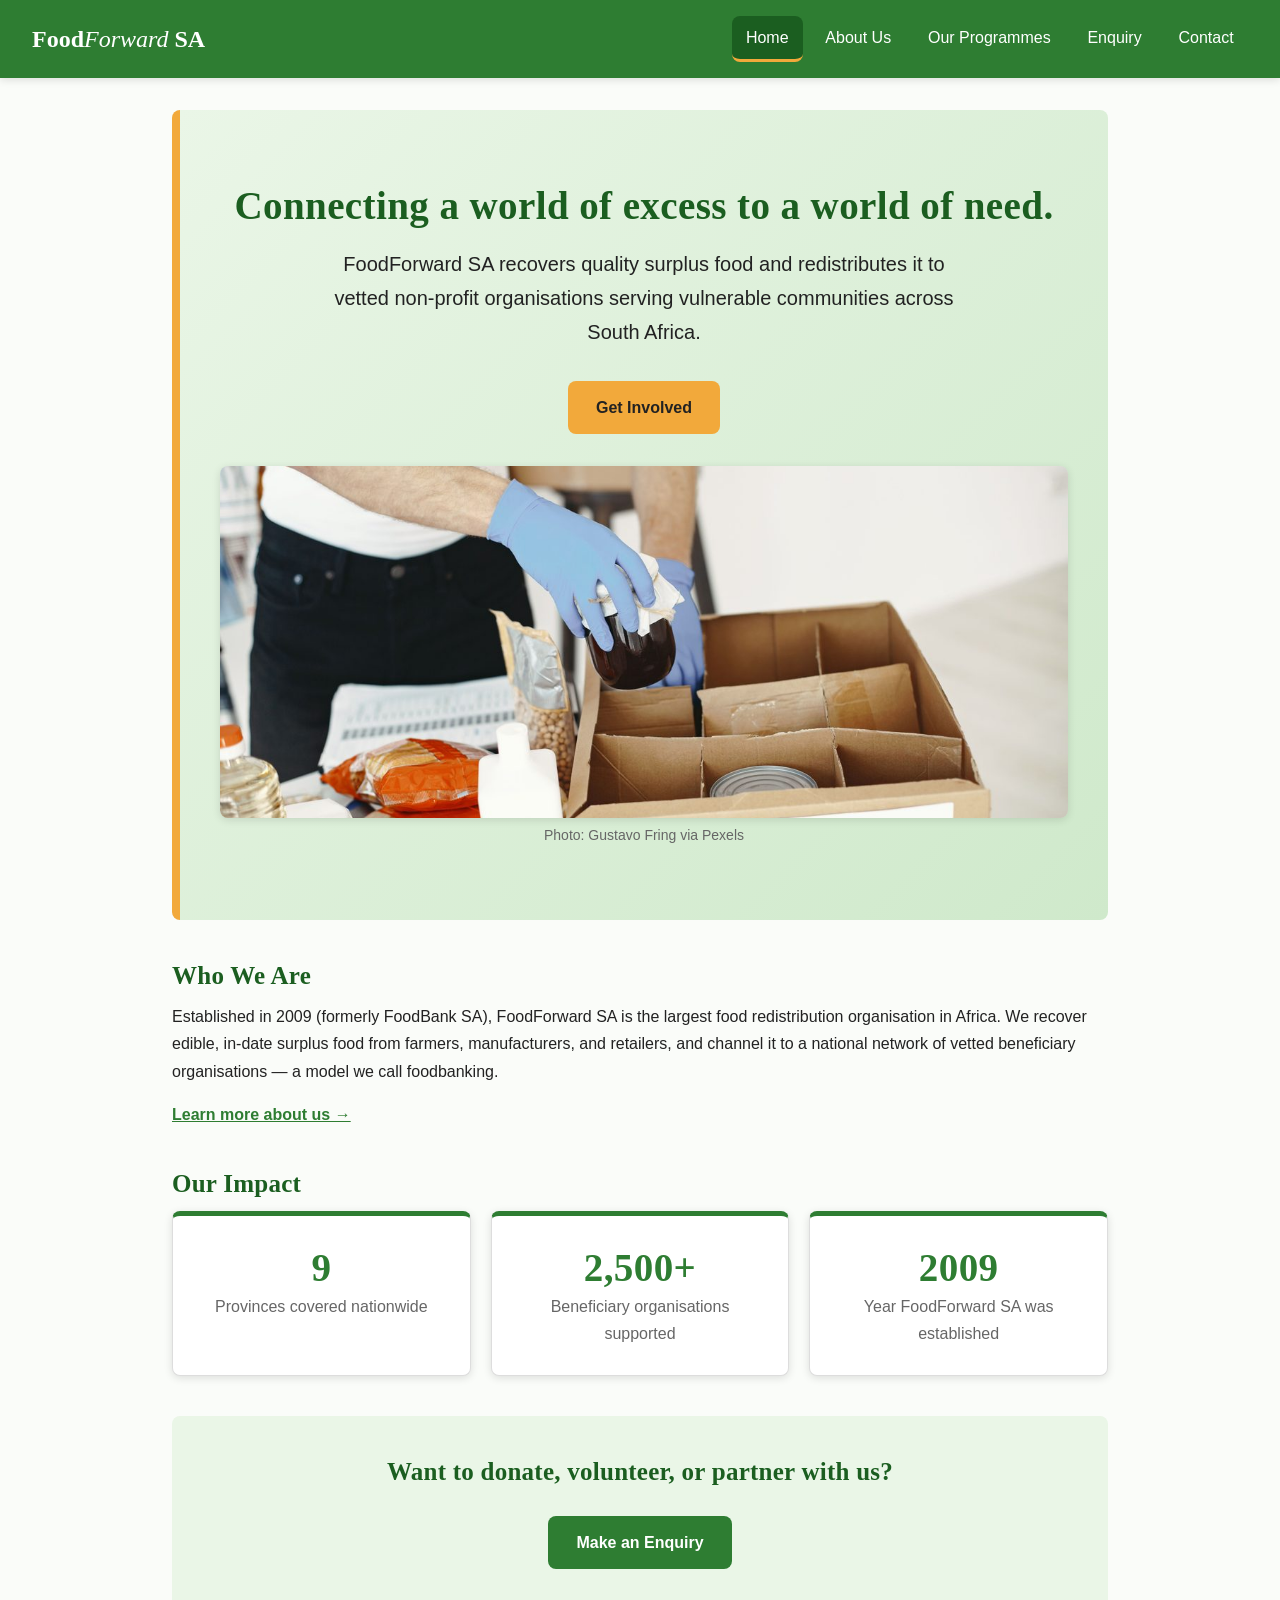
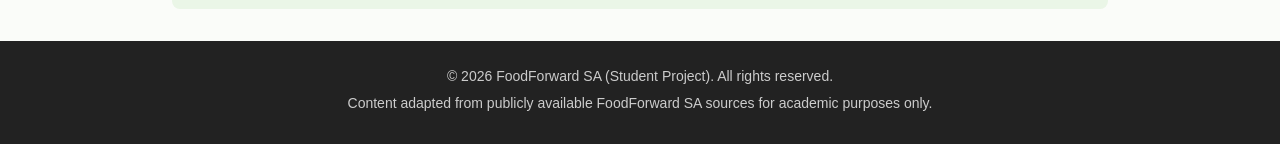
<file: index.html>
<!DOCTYPE html>
<html lang="en">
<head>
    <meta charset="UTF-8">
    <meta name="viewport" content="width=device-width, initial-scale=1.0">
    <title>FoodForward SA | Surplus Food Redistribution in South Africa</title> <!-- CHANGED -->
    <meta name="description" content="FoodForward SA recovers surplus food and redistributes it to vetted beneficiary organisations across South Africa, working towards a South Africa without hunger.">
    <meta name="keywords" content="FoodForward SA, foodbank South Africa, food redistribution, surplus food, hunger relief, food security, donate food, volunteer"> <!-- NEW -->
    <link rel="stylesheet" href="css/style.css">
</head>
<body>

    <!-- ================= HEADER ================= -->
    <!-- Logo and main navigation menu-->
    <header>
        <div class="logo">
            <a href="index.html">Food<span>Forward</span> SA</a>
        </div>
        <nav>
            <ul class="nav-links">
                <li><a href="index.html" class="active">Home</a></li>
                <li><a href="about.html">About Us</a></li>
                <li><a href="services.html">Our Programmes</a></li>
                <li><a href="enquiry.html">Enquiry</a></li>
                <li><a href="contact.html">Contact</a></li>
            </ul>
        </nav>
    </header>

    <!-- ================= MAIN CONTENT ================= -->
    <main>

        <!-- Hero section-->
        <section class="hero">
            <div class="hero-content">
                <h1>Connecting a world of excess to a world of need.</h1>
                <p>FoodForward SA recovers quality surplus food and redistributes it
                   to vetted non-profit organisations serving vulnerable communities
                   across South Africa.</p>
                <a href="enquiry.html" class="btn-primary">Get Involved</a>
            </div>

            <!-- Responsive image-->
            <figure class="hero-image">
                <img src="images/donation-box-large.jpg"
                     srcset="images/donation-box-small.jpg 600w,
                             images/donation-box-large.jpg 1200w"
                     sizes="(max-width: 600px) 100vw, 900px"
                     alt="A volunteer wearing blue gloves packing jars and groceries into a cardboard box labelled Donations"
                     width="1200" height="800">
                <figcaption>Photo: Gustavo Fring via Pexels</figcaption>
            </figure>
        </section>

        <!-- Introduction section -->
        <section class="intro">
            <h2>Who We Are</h2>
            <p>
                Established in 2009 (formerly FoodBank SA), FoodForward SA is the
                largest food redistribution organisation in Africa. We recover
                edible, in-date surplus food from farmers, manufacturers, and
                retailers, and channel it to a national network of vetted beneficiary
                organisations &mdash; a model we call foodbanking.
            </p>
            <a href="about.html">Learn more about us &rarr;</a>
        </section>

        <!-- Highlights / impact stats section -->
        <section class="highlights">
            <h2>Our Impact</h2>
            <div class="highlight-cards">
                <div class="card">
                    <h3>9</h3>
                    <p>Provinces covered nationwide</p>
                </div>
                <div class="card">
                    <h3>2,500+</h3>
                    <p>Beneficiary organisations supported</p>
                </div>
                <div class="card">
                    <h3>2009</h3>
                    <p>Year FoodForward SA was established</p>
                </div>
            </div>
        </section>

        <!-- Call to action before footer -->
        <section class="cta">
            <h2>Want to donate, volunteer, or partner with us?</h2>
            <a href="enquiry.html" class="btn-secondary">Make an Enquiry</a>
        </section>

    </main>

    <!-- ================= FOOTER ================= -->
    <footer>
        <p>&copy; 2026 FoodForward SA (Student Project). All rights reserved.</p>
        <p>Content adapted from publicly available FoodForward SA sources for academic purposes only.</p>
    </footer>

</body>
</html>
</file>
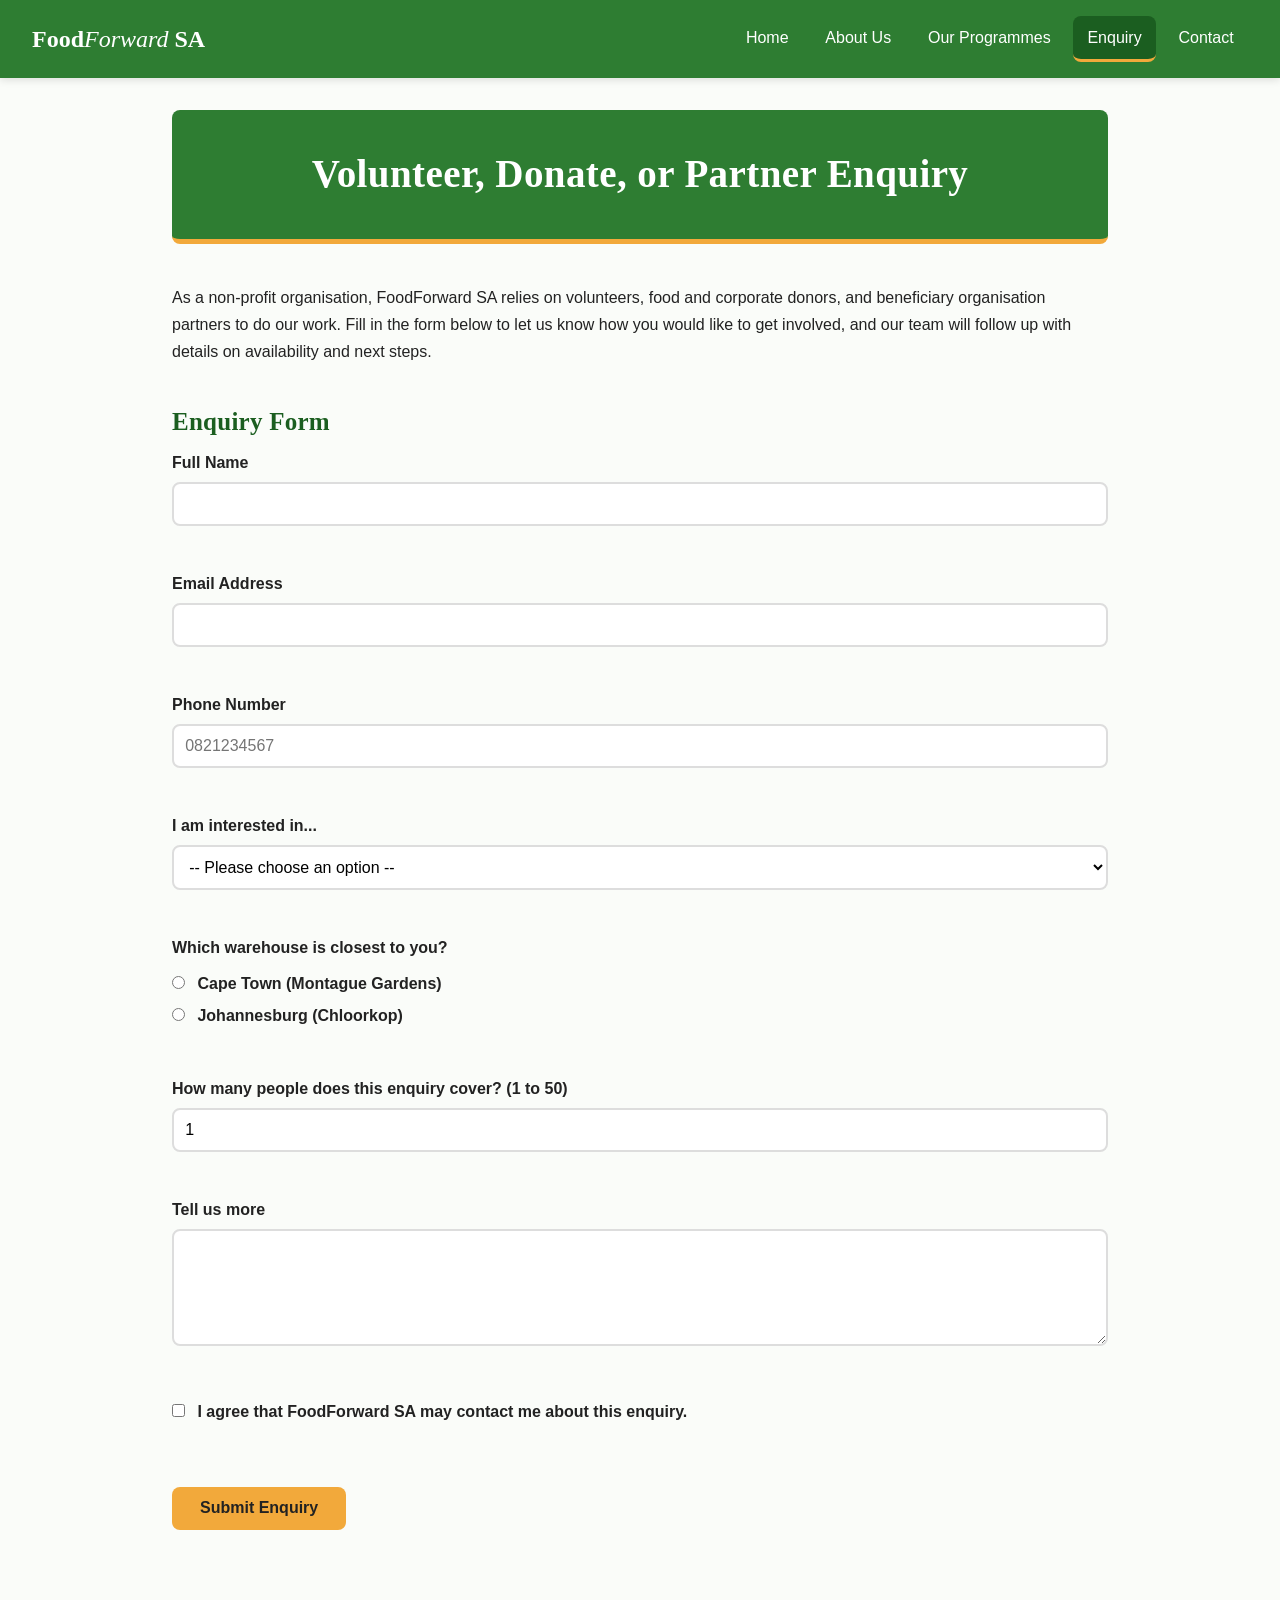
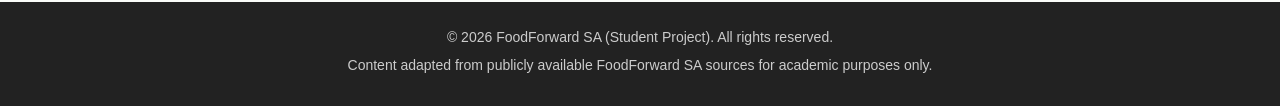
<file: enquiry.html>
<!DOCTYPE html>
<html lang="en">
<head>
    <meta charset="UTF-8">
    <meta name="viewport" content="width=device-width, initial-scale=1.0">
       <title>Volunteer, Donate or Partner | FoodForward SA Enquiry</title> <!-- CHANGED -->
    <meta name="description" content="Enquire about volunteering, donating food, or registering your organisation as a FoodForward SA beneficiary.">
    <meta name="keywords" content="volunteer South Africa, donate food, become a beneficiary organisation, corporate food donation, FoodForward SA enquiry"> <!-- NEW -->
    <link rel="stylesheet" href="css/style.css">
</head>
<body>

    <header>
        <div class="logo">
            <a href="index.html">Food<span>Forward</span> SA</a>
        </div>
        <nav>
            <ul class="nav-links">
                <li><a href="index.html">Home</a></li>
                <li><a href="about.html">About Us</a></li>
                <li><a href="services.html">Our Programmes</a></li>
                <li><a href="enquiry.html" class="active">Enquiry</a></li>
                <li><a href="contact.html">Contact</a></li>
            </ul>
        </nav>
    </header>

    <main>

        <section class="page-banner">
            <h1>Volunteer, Donate, or Partner Enquiry</h1>
        </section>

        <section class="content-block">
            <p>
                As a non-profit organisation, FoodForward SA relies on volunteers,
                food and corporate donors, and beneficiary organisation partners to
                do our work. Fill in the form below to let us know how you would
                like to get involved, and our team will follow up with details on
                availability and next steps.
            </p>
        </section>

                <!-- Enquiry form: -->
        <section class="content-block">
            <h2>Enquiry Form</h2>

            <!-- novalidate switches off the browser's own pop-ups so JavaScript messages are used -->
            <form action="#" method="post" id="enquiry-form" novalidate>

                <div class="form-group">
                    <label for="full-name">Full Name</label>
                    <input type="text" id="full-name" name="full-name" autocomplete="name">
                    <span class="error-message" id="full-name-error"></span>
                </div>

                <div class="form-group">
                    <label for="email">Email Address</label>
                    <input type="email" id="email" name="email" autocomplete="email">
                    <span class="error-message" id="email-error"></span>
                </div>

                <div class="form-group">
                    <label for="phone">Phone Number</label>
                    <input type="tel" id="phone" name="phone" placeholder="0821234567" autocomplete="tel">
                    <span class="error-message" id="phone-error"></span>
                </div>

                <div class="form-group">
                    <label for="enquiry-type">I am interested in...</label>
                    <select id="enquiry-type" name="enquiry-type">
                        <option value="">-- Please choose an option --</option>
                        <option value="volunteer">Becoming a Volunteer</option>
                        <option value="donor">Donating Food or Funds</option>
                        <option value="partner">Registering as a Beneficiary Organisation</option>
                    </select>
                    <span class="error-message" id="enquiry-type-error"></span>
                </div>

                <!-- Radio buttons-->
                <fieldset class="form-group" id="warehouse">
                    <legend>Which warehouse is closest to you?</legend>
                    <label class="radio-option">
                        <input type="radio" name="warehouse" value="cape-town"> Cape Town (Montague Gardens)
                    </label>
                    <label class="radio-option">
                        <input type="radio" name="warehouse" value="johannesburg"> Johannesburg (Chloorkop)
                    </label>
                    <span class="error-message" id="warehouse-error"></span>
                </fieldset>

                <div class="form-group">
                    <label for="group-size">How many people does this enquiry cover? (1 to 50)</label>
                    <input type="number" id="group-size" name="group-size" min="1" max="50" step="1" value="1">
                    <span class="error-message" id="group-size-error"></span>
                </div>

                <div class="form-group">
                    <label for="message">Tell us more</label>
                    <textarea id="message" name="message" rows="5" maxlength="500"></textarea>
                    <span class="error-message" id="message-error"></span>
                </div>

                <!-- Checkbox-->
                <div class="form-group">
                    <label class="checkbox-option" for="consent">
                        <input type="checkbox" id="consent" name="consent"> I agree that FoodForward SA may contact me about this enquiry.
                    </label>
                    <span class="error-message" id="consent-error"></span>
                </div>

                <button type="submit" class="btn-primary">Submit Enquiry</button>
            </form>

            <!-- The personalised response is written into box by JavaScript -->
            <div id="enquiry-response" class="form-response" tabindex="-1" aria-live="polite" hidden></div>
        </section>

    </main>

    <footer>
        <p>&copy; 2026 FoodForward SA (Student Project). All rights reserved.</p>
        <p>Content adapted from publicly available FoodForward SA sources for academic purposes only.</p>
    </footer>

      <script src="js/enquiry.js"></script> <!-- NEW -->
      
</body>
</html>
</file>
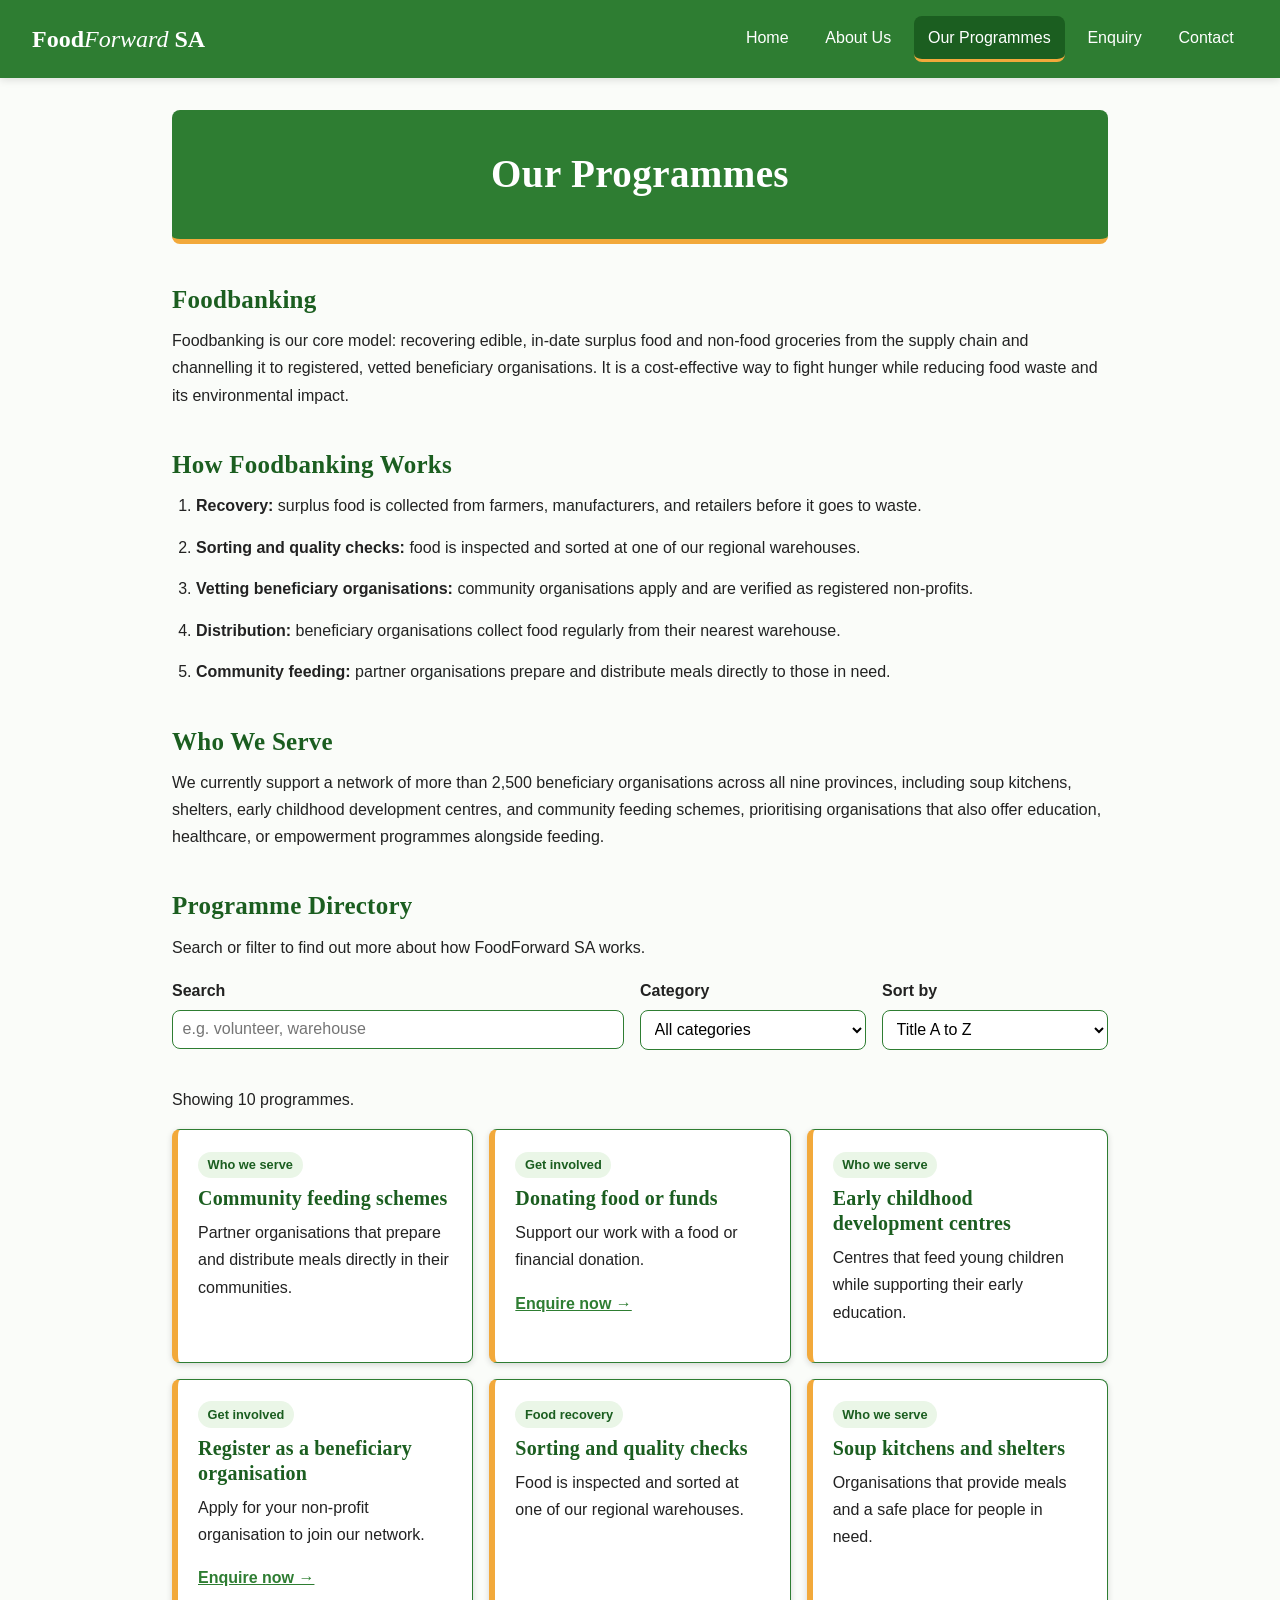
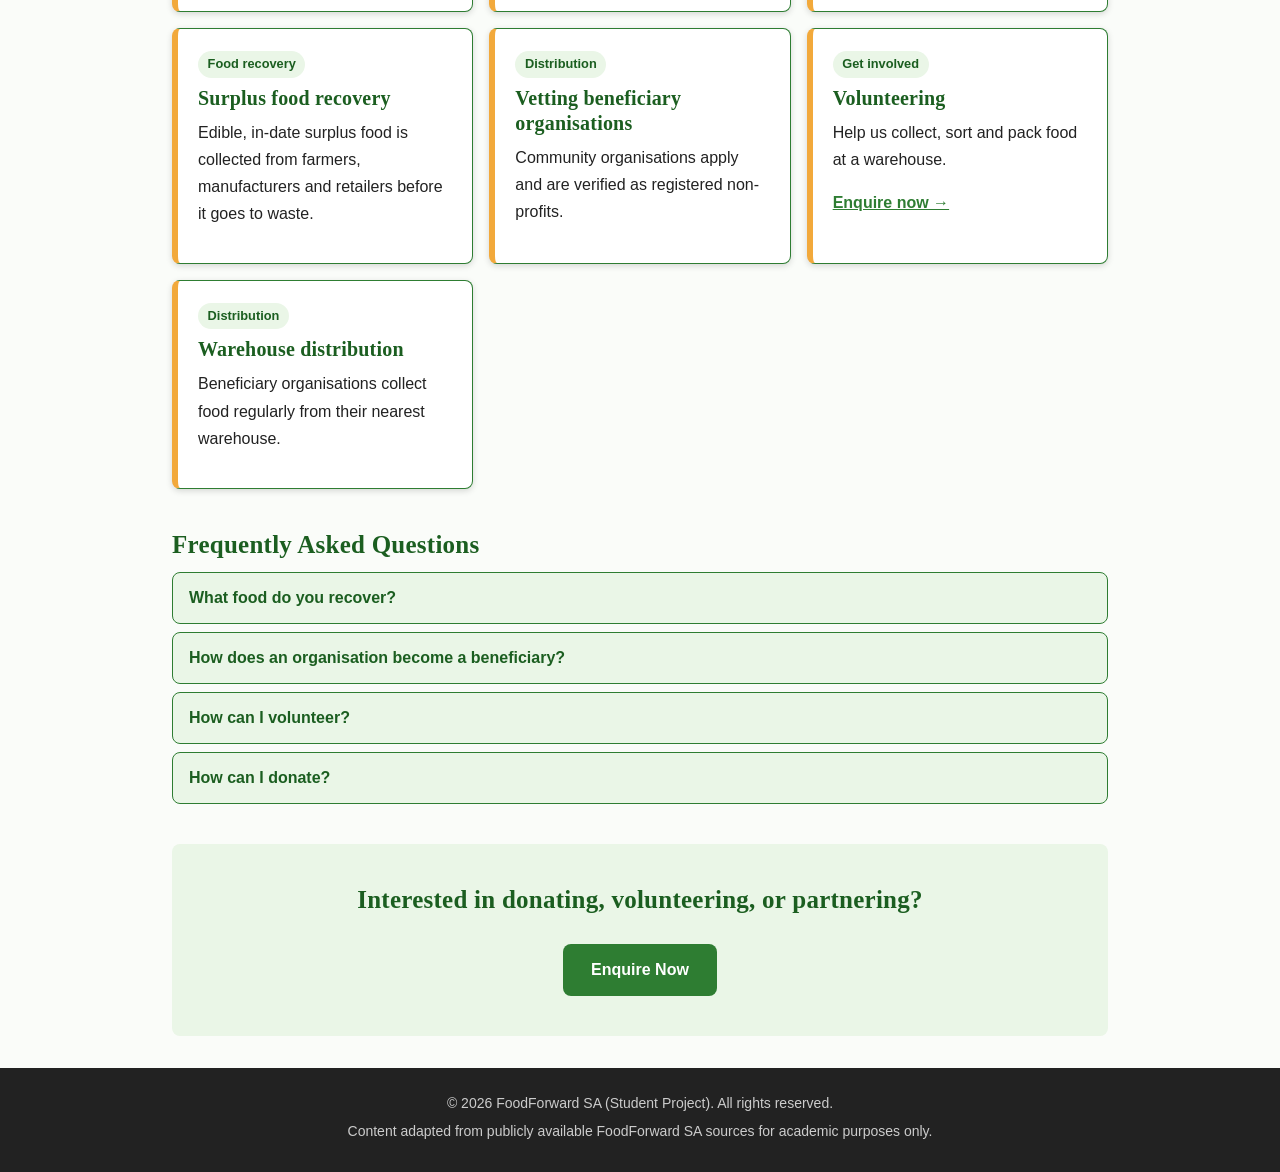
<file: services.html>
<!DOCTYPE html>
<html lang="en">
<head>
    <meta charset="UTF-8">
    <meta name="viewport" content="width=device-width, initial-scale=1.0">
       <title>Our Programmes | How FoodForward SA Foodbanking Works</title> <!-- CHANGED -->
    <meta name="description" content="Explore FoodForward SA's foodbanking model, from recovering surplus food to distributing it to beneficiary organisations nationwide.">
    <meta name="keywords" content="foodbanking programme, beneficiary organisations, surplus food recovery, food distribution, soup kitchens, South Africa"> <!-- NEW -->
    <link rel="stylesheet" href="css/style.css">
</head>
<body>

    <header>
        <div class="logo">
            <a href="index.html">Food<span>Forward</span> SA</a>
        </div>
        <nav>
            <ul class="nav-links">
                <li><a href="index.html">Home</a></li>
                <li><a href="about.html">About Us</a></li>
                <li><a href="services.html" class="active">Our Programmes</a></li>
                <li><a href="enquiry.html">Enquiry</a></li>
                <li><a href="contact.html">Contact</a></li>
            </ul>
        </nav>
    </header>

    <main>

        <section class="page-banner">
            <h1>Our Programmes</h1>
        </section>

        <section class="content-block">
            <h2>Foodbanking</h2>
            <p>
                Foodbanking is our core model: recovering edible, in-date surplus
                food and non-food groceries from the supply chain and channelling it
                to registered, vetted beneficiary organisations. It is a
                cost-effective way to fight hunger while reducing food waste and its
                environmental impact.
            </p>
        </section>

        <!-- List of programme steps, using an ordered list  -->
        <section class="content-block">
            <h2>How Foodbanking Works</h2>
            <ol class="steps-list">
                <li><strong>Recovery:</strong> surplus food is collected from farmers, manufacturers, and retailers before it goes to waste.</li>
                <li><strong>Sorting and quality checks:</strong> food is inspected and sorted at one of our regional warehouses.</li>
                <li><strong>Vetting beneficiary organisations:</strong> community organisations apply and are verified as registered non-profits.</li>
                <li><strong>Distribution:</strong> beneficiary organisations collect food regularly from their nearest warehouse.</li>
                <li><strong>Community feeding:</strong> partner organisations prepare and distribute meals directly to those in need.</li>
            </ol>
        </section>

        <!-- Who benefits-->
        <section class="content-block">
            <h2>Who We Serve</h2>
            <p>
                We currently support a network of more than 2,500 beneficiary
                organisations across all nine provinces, including soup kitchens,
                shelters, early childhood development centres, and community feeding
                schemes, prioritising organisations that also offer education,
                healthcare, or empowerment programmes alongside feeding.
            </p>
        </section>
        <!-- Programme directory-->
        <section class="content-block">
            <h2>Programme Directory</h2>
            <p>Search or filter to find out more about how FoodForward SA works.</p>

            <div class="directory-controls">
                <div class="form-group">
                    <label for="search-box">Search</label>
                    <input type="search" id="search-box" placeholder="e.g. volunteer, warehouse">
                </div>

                <div class="form-group">
                    <label for="category-filter">Category</label>
                    <select id="category-filter">
                        <option value="all">All categories</option>
                        <option value="Food recovery">Food recovery</option>
                        <option value="Distribution">Distribution</option>
                        <option value="Who we serve">Who we serve</option>
                        <option value="Get involved">Get involved</option>
                    </select>
                </div>

                <div class="form-group">
                    <label for="sort-order">Sort by</label>
                    <select id="sort-order">
                        <option value="az">Title A to Z</option>
                        <option value="za">Title Z to A</option>
                    </select>
                </div>
            </div>

            <!-- Tells the visitor how many results match -->
            <p id="result-count" aria-live="polite"></p>

            <!-- Empty on purpose-->
            <div id="directory-results" class="directory-grid"></div>
        </section>
        <!--FAQ accordion, js/accordion.js opens and closes the panels -->
        <section class="content-block">
            <h2>Frequently Asked Questions</h2>
            <div class="accordion">

                <button class="accordion-header" id="faq-btn-1" aria-expanded="false" aria-controls="faq-1">
                    What food do you recover?
                </button>
                <div class="accordion-panel" id="faq-1" role="region" aria-labelledby="faq-btn-1" hidden>
                    <p>We recover edible, in-date surplus food and non-food groceries from farmers, manufacturers and retailers.</p>
                </div>

                <button class="accordion-header" id="faq-btn-2" aria-expanded="false" aria-controls="faq-2">
                    How does an organisation become a beneficiary?
                </button>
                <div class="accordion-panel" id="faq-2" role="region" aria-labelledby="faq-btn-2" hidden>
                    <p>Community organisations apply and are verified as registered non-profits. Use our enquiry form and choose "Registering as a Beneficiary Organisation".</p>
                </div>

                <button class="accordion-header" id="faq-btn-3" aria-expanded="false" aria-controls="faq-3">
                    How can I volunteer?
                </button>
                <div class="accordion-panel" id="faq-3" role="region" aria-labelledby="faq-btn-3" hidden>
                    <p>Volunteers help us collect, sort and pack food. Submit the enquiry form and choose "Becoming a Volunteer".</p>
                </div>

                <button class="accordion-header" id="faq-btn-4" aria-expanded="false" aria-controls="faq-4">
                    How can I donate?
                </button>
                <div class="accordion-panel" id="faq-4" role="region" aria-labelledby="faq-btn-4" hidden>
                    <p>Submit the enquiry form and choose "Donating Food or Funds" and our team will follow up.</p>
                </div>

            </div>
        </section>

        <section class="cta">
            <h2>Interested in donating, volunteering, or partnering?</h2>
            <a href="enquiry.html" class="btn-secondary">Enquire Now</a>
        </section>


    </main>

    <footer>
        <p>&copy; 2026 FoodForward SA (Student Project). All rights reserved.</p>
        <p>Content adapted from publicly available FoodForward SA sources for academic purposes only.</p>
    </footer>

     <script src="js/accordion.js"></script> <!-- NEW -->
    <script src="js/accordion.js"></script>
    <script src="js/search.js"></script> <!-- NEW -->

</body>
</html>
</file>
<file: css/style.css>
/*
   FoodForward SA - style.css (Part 2)
   Structure:
   - CSS reset
   - Design tokens 
   - Base and typography
   - Layout 
   - Components 
   - Pseudo-classes 
   - Responsive design 
   */

/*  1. CSS RESET  */
/* Removes inconsistent browser defaults*/
*,
*::before,
*::after {
    margin: 0;
    padding: 0;
    box-sizing: border-box;
}

html {
    font-size: 100%;         
    scroll-behavior: smooth;
}

img {
    max-width: 100%;          /* responsive images never overflow */
    height: auto;
    display: block;
}

/*  2. DESIGN TOKENS  */
:root {
    --green-dark:   #1B5E20;
    --green:        #2E7D32;
    --green-light:  #EAF6E7;
    --orange:       #F2A93B;
    --orange-dark:  #D98E1F;
    --ink:          #222222;
    --grey:         #666666;
    --border:       #DDDDDD;
    --white:        #FFFFFF;

    --font-heading: 'Georgia', 'Times New Roman', serif;
    --font-body:    'Segoe UI', Arial, sans-serif;

    /* Typography scale */
    --text-sm:  0.875rem;
    --text-md:  1rem;
    --text-lg:  1.25rem;
    --text-xl:  1.563rem;
    --text-2xl: 1.953rem;
    --text-3xl: 2.441rem;

    --radius: 8px;
    --shadow: 0 2px 8px rgba(0, 0, 0, 0.12);
}

/* 3. BASE AND TYPOGRAPHY */
body {
    font-family: var(--font-body);
    font-size: var(--text-md);
    line-height: 1.7;
    color: var(--ink);
    background-color: #FAFCF9;
}

h1, h2, h3 {
    font-family: var(--font-heading);
    font-weight: 700;
    line-height: 1.25;
    color: var(--green-dark);
    letter-spacing: 0.01em;
}

h1 { font-size: var(--text-3xl); }
h2 { font-size: var(--text-xl); margin-bottom: 0.75rem; }
h3 { font-size: var(--text-lg); }

p { margin-bottom: 1rem; }

a {
    color: var(--green);
    font-weight: 600;
}

/*  4. LAYOUT */
/* Header */
header {
    display: flex;
    justify-content: space-between;
    align-items: center;
    flex-wrap: wrap;
    gap: 0.75rem;
    padding: 1rem 2rem;
    background-color: var(--green);
    box-shadow: var(--shadow);
    position: sticky;
    top: 0;
    z-index: 100;
}

.logo a {
    color: var(--white);
    text-decoration: none;
    font-family: var(--font-heading);
    font-size: 1.5rem;
    font-weight: 700;
}

.logo span {
    font-weight: 400;
    font-style: italic;
}

.nav-links {
    list-style: none;
    display: flex;
    gap: 0.5rem;
}

.nav-links a {
    display: block;
    color: var(--white);
    text-decoration: none;
    font-weight: 500;
    padding: 0.5rem 0.9rem;
    border-radius: var(--radius);
    transition: background-color 0.2s ease;
}

.nav-links a.active {
    background-color: var(--green-dark);
    border-bottom: 3px solid var(--orange);
}

main {
    max-width: 62.5rem;      /* about 1000px */
    margin: 0 auto;
    padding: 2rem;
}

.content-block {
    margin-bottom: 2.5rem;
}

/* Two-column layout using Grid */
.two-col {
    display: grid;
    grid-template-columns: 1fr 1fr;
    gap: 2rem;
}

footer {
    text-align: center;
    padding: 1.5rem;
    background-color: var(--ink);
    color: #CCCCCC;
    font-size: var(--text-sm);
}

footer p { margin-bottom: 0.25rem; }

/* 5. COMPONENTS */
/* Hero */
.hero {
    background: linear-gradient(135deg, var(--green-light) 0%, #CFE9CB 100%);
    border-left: 8px solid var(--orange);
    border-radius: var(--radius);
    padding: 4.5rem 2.5rem;
    text-align: center;
    margin-bottom: 2.5rem;
}

.hero h1 { margin-bottom: 1rem; }

.hero p {
    max-width: 40rem;
    margin: 0 auto 1rem;
    font-size: var(--text-lg);
}

.intro { margin-bottom: 2.5rem; }

/* Inner pages page banner*/
.page-banner {
    background-color: var(--green);
    color: var(--white);
    padding: 2.5rem 2rem;
    text-align: center;
    border-radius: var(--radius);
    border-bottom: 5px solid var(--orange);
    margin-bottom: 2.5rem;
}

.page-banner h1 { color: var(--white); }

/* Impact cards*/
.highlights { margin-bottom: 2.5rem; }

.highlight-cards {
    display: flex;
    gap: 1.25rem;
}

.card {
    flex: 1;
    background-color: var(--white);
    border: 1px solid var(--border);
    border-top: 5px solid var(--green);
    border-radius: var(--radius);
    padding: 1.75rem 1.5rem;
    text-align: center;
    box-shadow: var(--shadow);
    transition: transform 0.2s ease, box-shadow 0.2s ease;
}

.card h3 {
    font-size: var(--text-3xl);
    color: var(--green);
}

.card p { margin-bottom: 0; color: var(--grey); }

/* Call to action band */
.cta {
    text-align: center;
    padding: 2.5rem 2rem;
    background-color: var(--green-light);
    border-radius: var(--radius);
}

/* Buttons */
.btn-primary,
.btn-secondary {
    display: inline-block;
    margin-top: 1rem;
    padding: 0.8rem 1.75rem;
    text-decoration: none;
    border: none;
    border-radius: var(--radius);
    cursor: pointer;
    font-family: inherit;
    font-size: var(--text-md);
    font-weight: 700;
    transition: background-color 0.2s ease, transform 0.1s ease;
}

.btn-primary   { background-color: var(--orange); color: var(--ink); }
.btn-secondary { background-color: var(--green);  color: var(--white); }

/* Ordered list of foodbanking steps */
.steps-list { padding-left: 1.5rem; }
.steps-list li { margin-bottom: 0.9rem; }

/* Forms */
.form-group { margin-bottom: 1.25rem; }

.form-group label {
    display: block;
    margin-bottom: 0.35rem;
    font-weight: 700;
}

.form-group input,
.form-group select,
.form-group textarea {
    width: 100%;
    padding: 0.7rem;
    border: 2px solid var(--border);
    border-radius: var(--radius);
    font-family: inherit;
    font-size: var(--text-md);
    background-color: var(--white);
    transition: border-color 0.2s ease, box-shadow 0.2s ease;
}

.map-placeholder {
    background-color: #EEEEEE;
    border: 2px dashed #999999;
    border-radius: var(--radius);
    padding: 3rem 1rem;
    text-align: center;
    color: var(--grey);
}

/* Images and captions */
figure { margin: 0; }

figcaption {
    font-size: var(--text-sm);
    color: var(--grey);
    margin-top: 0.4rem;
}

.hero-image {
    margin-top: 2rem;
}

.hero-image img {
    width: 100%;
    max-height: 22rem;
    object-fit: cover;        /* neat cropping no stretching */
    border-radius: var(--radius);
    box-shadow: var(--shadow);
}

.side-image img {
    width: 100%;
    max-height: 26rem;
    object-fit: cover;
    border-radius: var(--radius);
    box-shadow: var(--shadow);
}

/*  6. PSEUDO-CLASSES*/
/* Links */
a:hover { color: var(--green-dark); text-decoration: underline; }

.nav-links a:hover,
.nav-links a:focus {
    background-color: var(--green-dark);
    text-decoration: none;
}

.logo a:hover,
.logo a:focus { color: var(--orange); text-decoration: none; }

/* Visible keyboard focus */
a:focus-visible,
button:focus-visible,
input:focus-visible,
select:focus-visible,
textarea:focus-visible {
    outline: 3px solid var(--orange);
    outline-offset: 2px;
}

/* Buttons */
.btn-primary:hover   { background-color: var(--orange-dark); }
.btn-secondary:hover { background-color: var(--green-dark); text-decoration: none; color: var(--white); }
.btn-primary:active,
.btn-secondary:active { transform: scale(0.96); }

/* Cards */
.card:hover {
    transform: translateY(-4px);
    box-shadow: 0 6px 16px rgba(0, 0, 0, 0.18);
}

/* Form fields */
.form-group input:hover,
.form-group select:hover,
.form-group textarea:hover { border-color: var(--green); }

.form-group input:focus,
.form-group select:focus,
.form-group textarea:focus {
    border-color: var(--green);
    box-shadow: 0 0 0 3px rgba(46, 125, 50, 0.25);
}

.form-group input:active,
.form-group select:active,
.form-group textarea:active { border-color: var(--green-dark); }

/* Valid/invalid feedback after the user types something */
.form-group input:user-valid,
.form-group textarea:user-valid { border-color: var(--green); }
.form-group input:user-invalid,
.form-group select:user-invalid,
.form-group textarea:user-invalid { border-color: #C62828; }

/* child tweaks */
.steps-list li:last-child { margin-bottom: 0; }

/*  7. RESPONSIVE DESIGN  */
/* Tablet: 1024px and below */
@media (max-width: 1024px) {
    h1 { font-size: var(--text-2xl); }

    main { padding: 1.5rem; }

    .hero { padding: 3rem 1.5rem; }

    .highlight-cards { flex-wrap: wrap; }
    .card { flex: 1 1 40%; }
}

/* Mobile: 600px and below */
@media (max-width: 600px) {
    html { font-size: 93.75%; }   /* smaller base text (15px) */

    h1 { font-size: var(--text-xl); }
    h2 { font-size: var(--text-lg); }

    /* Vertical header and navigation stack */
    header {
        flex-direction: column;
        align-items: stretch;
        text-align: center;
        padding: 0.75rem 1rem;
        position: static;
    }

    .nav-links {
        flex-direction: column;
        gap: 0.25rem;
    }

    .nav-links a { padding: 0.75rem; }

    main { padding: 1rem; }

    /* Multi-column layouts into single column */
    .two-col { grid-template-columns: 1fr; gap: 1rem; }

    .highlight-cards { flex-direction: column; }
    .card { flex: 1 1 100%; }

    .hero { padding: 2.5rem 1rem; border-left-width: 5px; }
    .hero p { font-size: var(--text-md); }
    .hero-image img { max-height: 14rem; }
    .side-image img { max-height: 20rem; }

    .page-banner { padding: 1.75rem 1rem; }

    /* Full-width buttons are easier to tap */
    .btn-primary,
    .btn-secondary { display: block; text-align: center; }
}

/* Respect users who want less motion */
@media (prefers-reduced-motion: reduce) {
    * { transition: none !important; scroll-behavior: auto !important; }
}


/* Part 3: Leaflet map */
#map {
    height: 400px;
    width: 100%;
    border: 2px solid #2E7D32;
    border-radius: 8px;
}

@media (max-width: 600px) {
    #map {
        height: 300px;
    }
}

/* Part 3: Accordion  */
.accordion-header {
    display: block;
    width: 100%;
    padding: 1rem;
    margin-top: 0.5rem;
    background-color: #EAF6E7;
    color: #1B5E20;
    border: 1px solid #2E7D32;
    border-radius: 8px;
    font-size: 1rem;
    font-weight: 600;
    text-align: left;
    cursor: pointer;
    transition: background-color 0.3s;
}

.accordion-header:hover,
.accordion-header[aria-expanded="true"] {
    background-color: #2E7D32;
    color: #ffffff;
}

.accordion-panel {
    padding: 1rem;
    animation: fadeIn 0.4s ease;
}

@keyframes fadeIn {
    from { opacity: 0; transform: translateY(-5px); }
    to   { opacity: 1; transform: translateY(0); }
}

/*  Part 3: Enquiry form validation and response  */
.error-message {
    display: block;
    min-height: 1.25rem;
    margin-top: 0.25rem;
    color: #C62828;
    font-size: 0.875rem;
}

.has-error input,
.has-error select,
.has-error textarea {
    border-color: #C62828;
    background-color: #FDECEA;
}

fieldset.form-group {
    border: none;
    padding: 0;
}

fieldset.form-group legend {
    font-weight: 600;
    margin-bottom: 0.5rem;
}

.radio-option,
.checkbox-option {
    display: block;
    margin-bottom: 0.5rem;
    font-weight: 400;
    cursor: pointer;
}

.form-group input[type="radio"],
.form-group input[type="checkbox"] {
    width: auto;
    margin-right: 0.5rem;
}

.form-response {
    margin-top: 1.5rem;
    padding: 1.5rem;
    background-color: #EAF6E7;
    border-left: 6px solid #2E7D32;
    border-radius: 8px;
}

.form-response h3 {
    color: #1B5E20;
    margin-bottom: 0.5rem;
}

.form-response ul {
    margin-top: 1rem;
    padding-left: 1.25rem;
}

/* Part 3: Contact form email preview  */
.email-preview {
    margin: 1rem 0;
    padding: 1rem;
    background-color: #ffffff;
    border: 1px solid #2E7D32;
    border-radius: 8px;
    white-space: pre-wrap;
    word-wrap: break-word;
    font-family: Consolas, monospace;
    font-size: 0.9rem;
}

/* Part 3: Gallery and lightbox  */
.gallery {
    display: grid;
    grid-template-columns: repeat(auto-fit, minmax(14rem, 1fr));
    gap: 1rem;
    margin-top: 1rem;
}

.gallery-item {
    padding: 0;
    border: 2px solid transparent;
    border-radius: 8px;
    background: none;
    overflow: hidden;
    cursor: zoom-in;
    transition: transform 0.3s, border-color 0.3s, box-shadow 0.3s;
}

.gallery-item img {
    display: block;
    width: 100%;
    height: 12rem;
    object-fit: cover;
}

.gallery-item:hover,
.gallery-item:focus-visible {
    transform: scale(1.03);
    border-color: #F2A93B;
    box-shadow: 0 4px 12px rgba(0, 0, 0, 0.25);
}

#lightbox {
    max-width: 90vw;
    max-height: 90vh;
    padding: 1rem;
    border: none;
    border-radius: 8px;
    background-color: #ffffff;
    text-align: center;
}

#lightbox::backdrop {
    background-color: rgba(0, 0, 0, 0.8);
}

#lightbox-img {
    display: block;
    max-width: 100%;
    max-height: 70vh;
    margin: 0 auto;
}

#lightbox-caption {
    margin-top: 0.5rem;
    font-size: 0.875rem;
}

#lightbox-close,
#lightbox-prev,
#lightbox-next {
    position: absolute;
    padding: 0.5rem 0.75rem;
    border: none;
    border-radius: 8px;
    background-color: #1B5E20;
    color: #ffffff;
    font-size: 1.25rem;
    cursor: pointer;
}

#lightbox-close {
    top: 0.5rem;
    right: 0.5rem;
}

#lightbox-prev {
    top: 40%;
    left: 0.5rem;
}

#lightbox-next {
    top: 40%;
    right: 0.5rem;
}

#lightbox-close:hover,
#lightbox-prev:hover,
#lightbox-next:hover {
    background-color: #F2A93B;
    color: #1B5E20;
}

@media (max-width: 600px) {
    .gallery-item img {
        height: 10rem;
    }
}

/* ---------- Part 3: Programme directory (search, filter, sort) ---------- */
.directory-controls {
    display: grid;
    grid-template-columns: 2fr 1fr 1fr;
    gap: 1rem;
    margin: 1rem 0;
}

.directory-controls input,
.directory-controls select {
    width: 100%;
    padding: 0.6rem;
    border: 1px solid #2E7D32;
    border-radius: 8px;
    font-size: 1rem;
}

.directory-grid {
    display: grid;
    grid-template-columns: repeat(auto-fit, minmax(16rem, 1fr));
    gap: 1rem;
    margin-top: 1rem;
}

.directory-card {
    padding: 1.25rem;
    background-color: #ffffff;
    border: 1px solid #2E7D32;
    border-left: 6px solid #F2A93B;
    border-radius: 8px;
    box-shadow: 0 2px 6px rgba(0, 0, 0, 0.15);
    transition: transform 0.3s, box-shadow 0.3s;
}

.directory-card:hover {
    transform: translateY(-4px);
    box-shadow: 0 6px 14px rgba(0, 0, 0, 0.25);
}

.directory-card h3 {
    margin: 0.5rem 0;
    color: #1B5E20;
}

.directory-tag {
    display: inline-block;
    padding: 0.15rem 0.6rem;
    background-color: #EAF6E7;
    color: #1B5E20;
    border-radius: 999px;
    font-size: 0.8rem;
    font-weight: 600;
}

@media (max-width: 600px) {
    .directory-controls {
        grid-template-columns: 1fr;
    }
}
</file>
